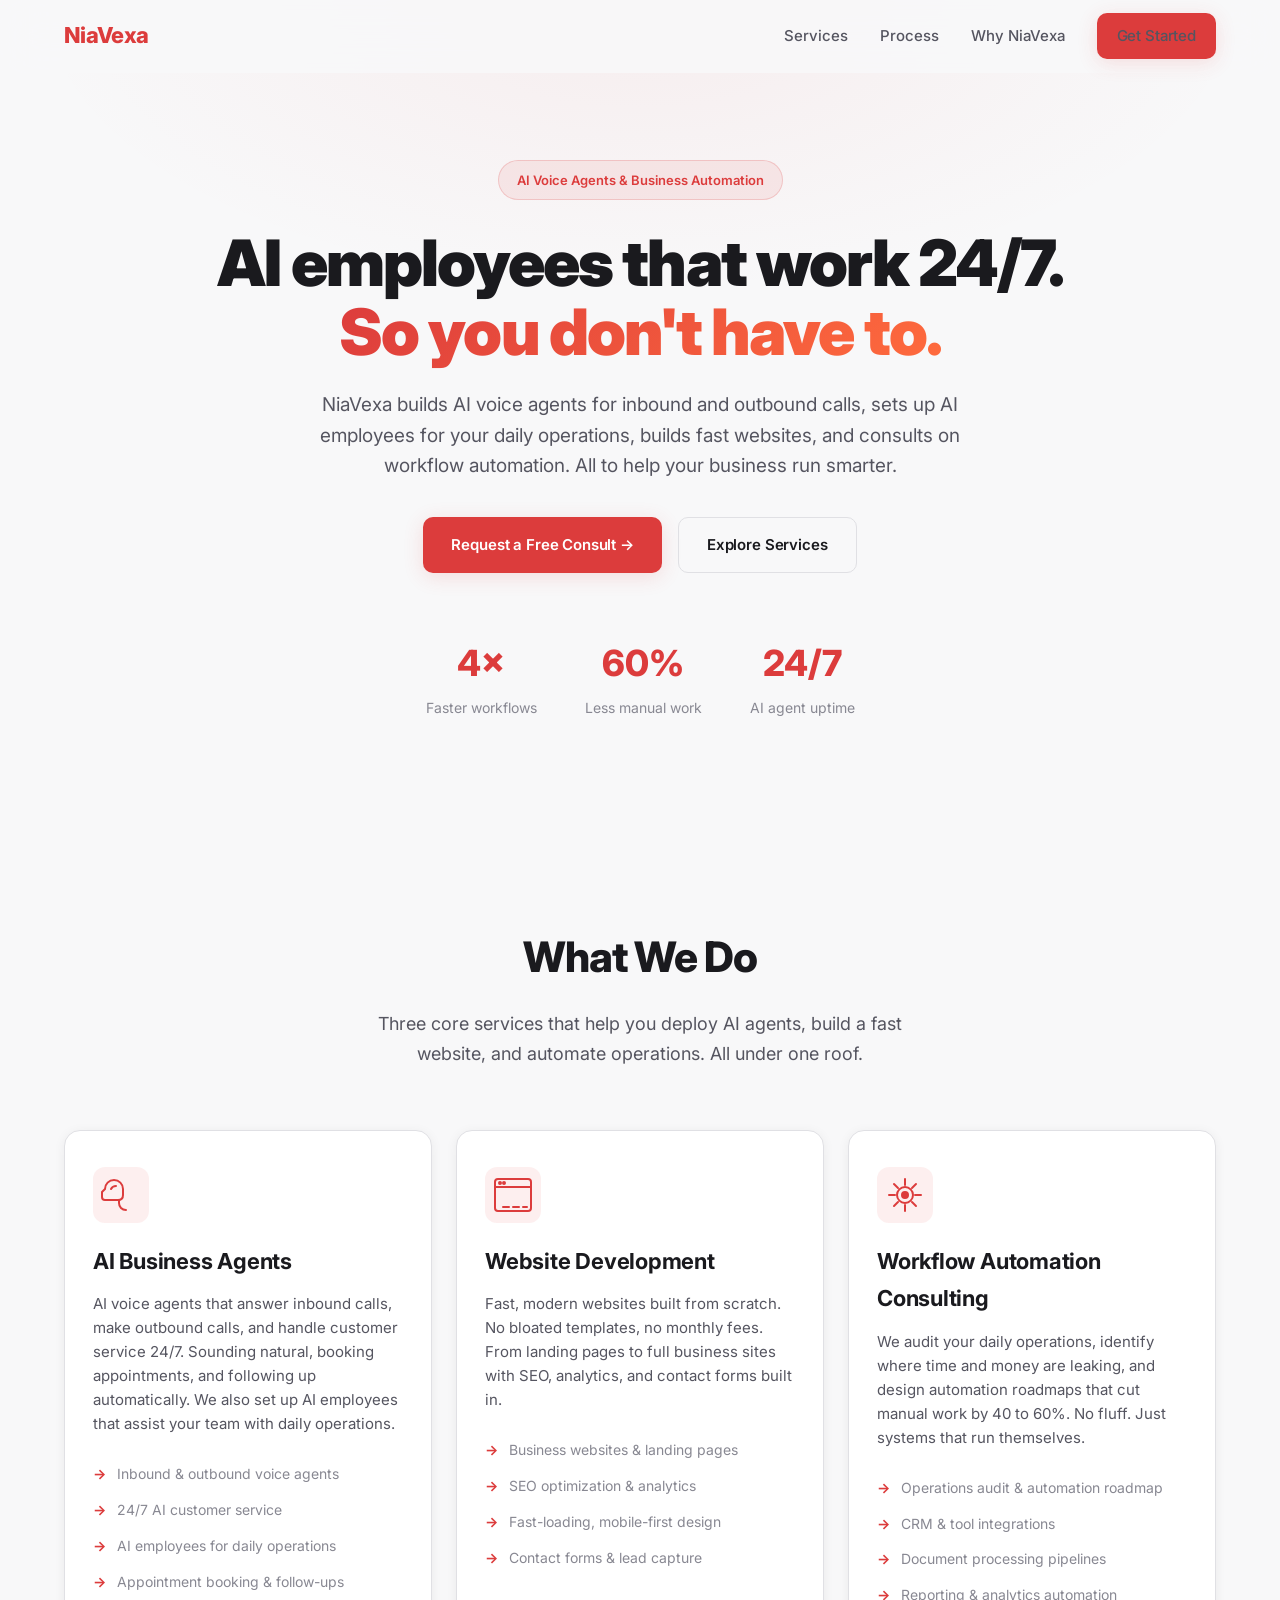
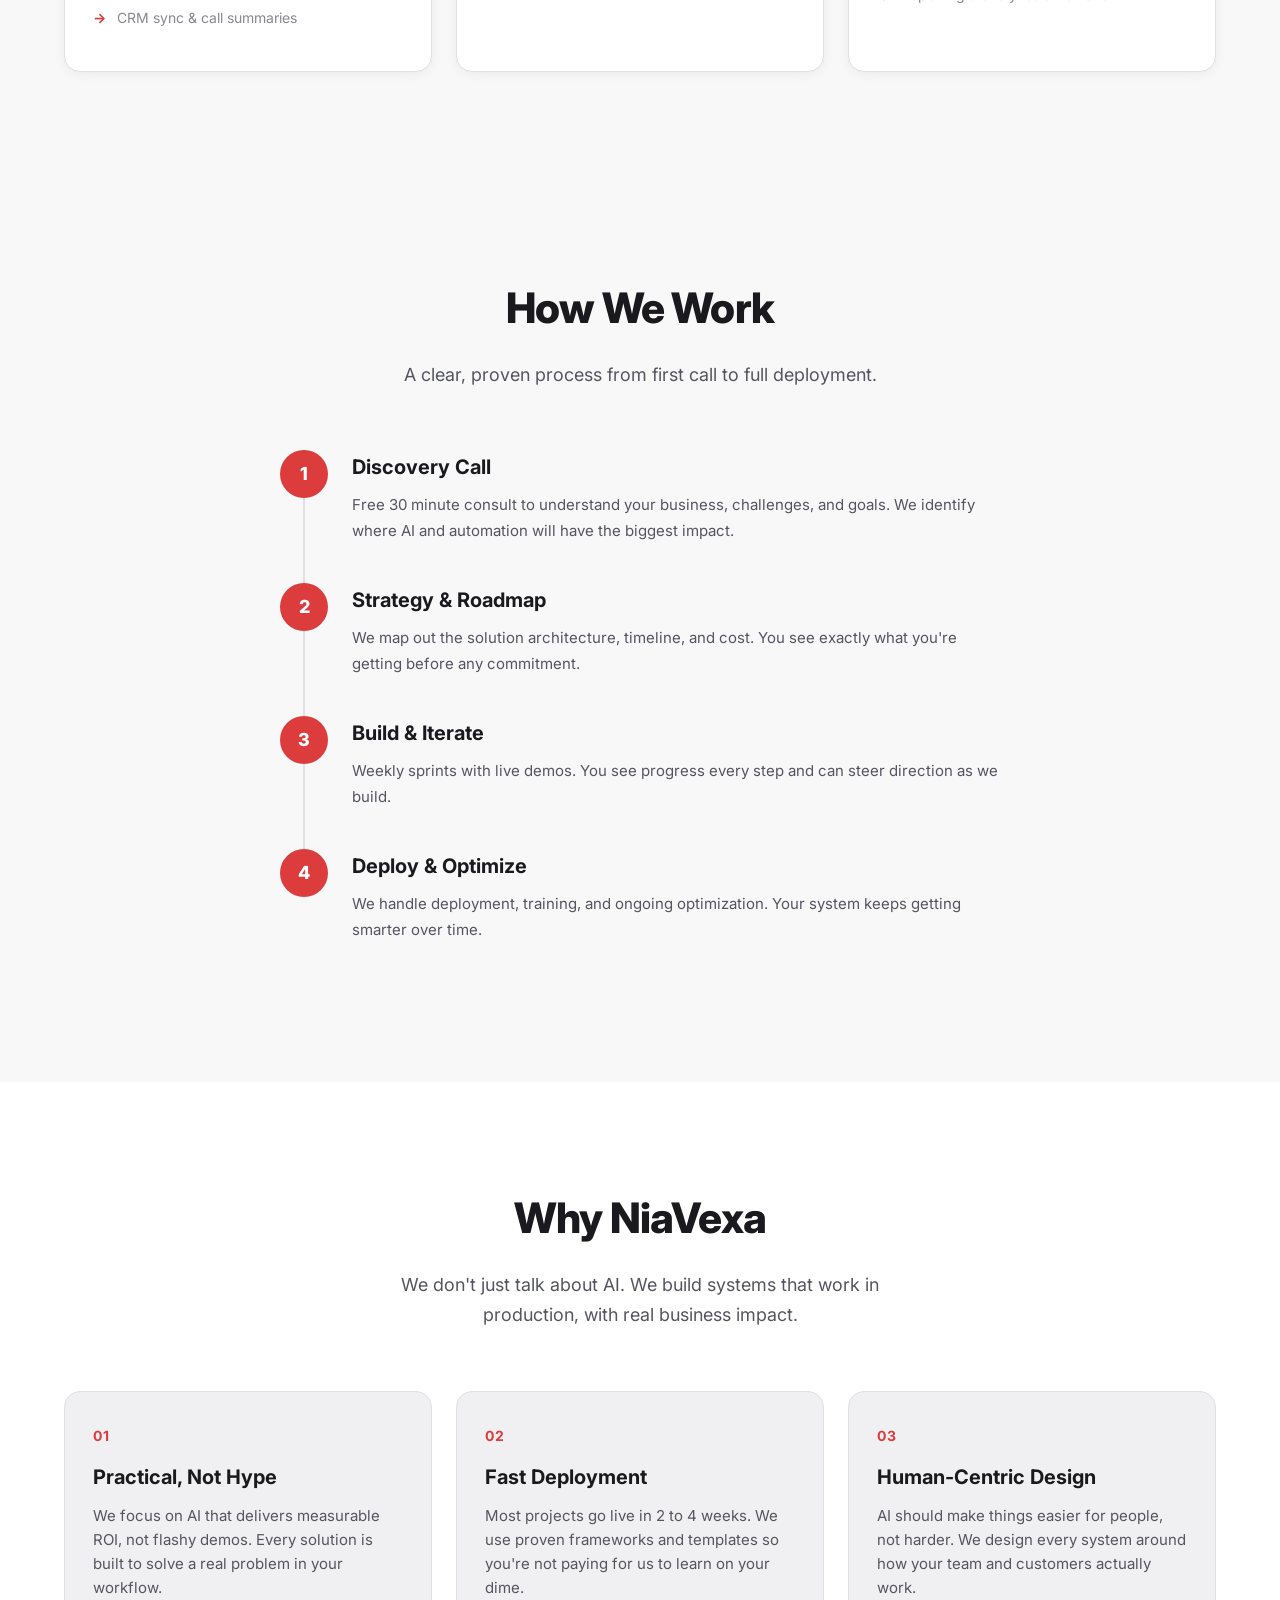
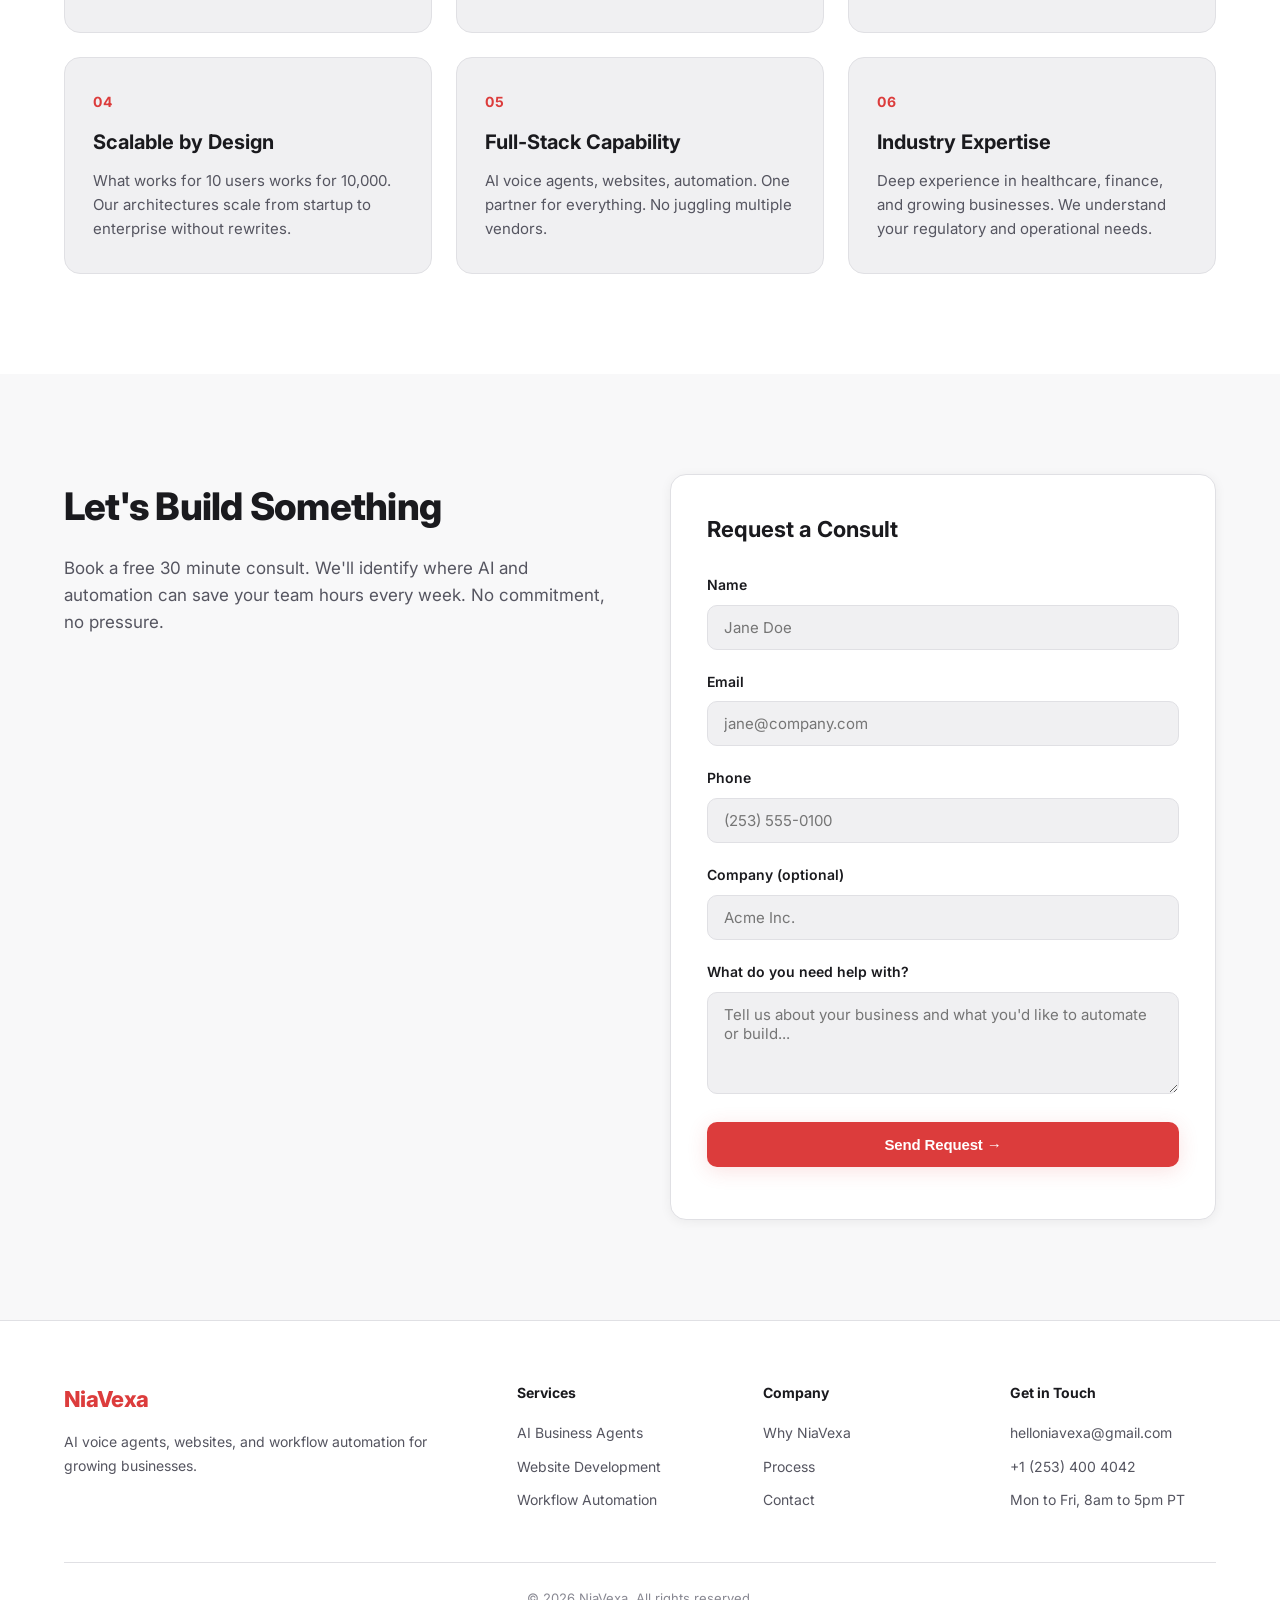
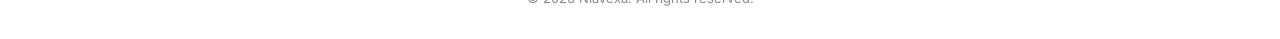
<file: index.html>
<!DOCTYPE html>
<html lang="en">
<head>
  <meta charset="UTF-8">
  <meta name="viewport" content="width=device-width, initial-scale=1.0">
  <title>NiaVexa | AI Agents, Automation & Development for Growing Businesses</title>
  <meta name="description" content="NiaVexa builds AI voice agents for inbound and outbound calls, sets up AI employees for daily operations, develops fast websites, and consults on workflow automation for growing businesses.">
  <meta name="keywords" content="AI voice agents, AI employees, inbound outbound calls, customer service AI, website development, workflow automation, business automation consulting">
  <meta property="og:title" content="NiaVexa | AI Agents, Automation & Development">
  <meta property="og:description" content="We build AI agents and automate operations so your team can focus on what matters.">
  <meta property="og:type" content="website">
  <meta property="og:url" content="https://niavexa.com">
  <link rel="canonical" href="https://niavexa.com">
  <link rel="preconnect" href="https://fonts.googleapis.com">
  <link rel="preconnect" href="https://fonts.gstatic.com" crossorigin>
  <link href="https://fonts.googleapis.com/css2?family=Inter:wght@400;500;600;700;800;900&display=swap" rel="stylesheet">
  <link rel="stylesheet" href="styles.css">
  <script type="application/ld+json">
  {
    "@context": "https://schema.org",
    "@type": "Organization",
    "name": "NiaVexa",
    "url": "https://niavexa.com",
    "email": "helloniavexa@gmail.com",
    "telephone": "+1-253-400-4042",
    "description": "AI agent solutions, business automation, and web & app development for growing businesses.",
    "areaServed": ["US", "Global"],
    "knowsAbout": ["AI Voice Agents", "AI Employees", "Customer Service Automation", "Website Development", "Workflow Automation"]
  }
  </script>
</head>
<body>
  <!-- Nav -->
  <nav id="nav">
    <div class="nav-container">
      <a href="/" class="logo">NiaVexa</a>
      <button class="nav-toggle" id="navToggle" aria-label="Toggle menu">
        <span></span><span></span><span></span>
      </button>
      <div class="nav-links" id="navLinks">
        <a href="#services">Services</a>
        <a href="#process">Process</a>
        <a href="#why">Why NiaVexa</a>
        <a href="#contact" class="btn btn-primary btn-sm">Get Started</a>
      </div>
    </div>
  </nav>

  <!-- Hero -->
  <header class="hero">
    <div class="container">
      <div class="hero-badge">AI Voice Agents & Business Automation</div>
      <h1>AI employees that work 24/7.<br><span class="gradient-text">So you don't have to.</span></h1>
      <p class="hero-subtitle">NiaVexa builds AI voice agents for inbound and outbound calls, sets up AI employees for your daily operations, builds fast websites, and consults on workflow automation. All to help your business run smarter.</p>
      <div class="hero-cta">
        <a href="#contact" class="btn btn-primary">Request a Free Consult →</a>
        <a href="#services" class="btn btn-outline">Explore Services</a>
      </div>
      <div class="hero-stats">
        <div class="stat"><strong>4×</strong><span>Faster workflows</span></div>
        <div class="stat"><strong>60%</strong><span>Less manual work</span></div>
        <div class="stat"><strong>24/7</strong><span>AI agent uptime</span></div>
      </div>
    </div>
    <div class="hero-wave"></div>
  </header>

  <!-- Services -->
  <section id="services" class="services">
    <div class="container">
      <div class="section-header">
        <h2>What We Do</h2>
        <p>Three core services that help you deploy AI agents, build a fast website, and automate operations. All under one roof.</p>
      </div>
      <div class="services-grid">
        <div class="service-card">
          <div class="service-icon">
            <svg width="48" height="48" viewBox="0 0 48 48" fill="none" stroke="currentColor" stroke-width="2" stroke-linecap="round" stroke-linejoin="round">
              <path d="M8 18c0-5 4-9 9-9s9 4 9 9v6c0 3-2 5-5 5H8c-2 0-3-1-3-3v-5z"/>
              <path d="M22 29v3c0 4 3 7 7 7"/>
              <path d="M14 18c1-2 3-3 5-3"/>
            </svg>
          </div>
          <h3>AI Business Agents</h3>
          <p>AI voice agents that answer inbound calls, make outbound calls, and handle customer service 24/7. Sounding natural, booking appointments, and following up automatically. We also set up AI employees that assist your team with daily operations.</p>
          <ul>
            <li>Inbound & outbound voice agents</li>
            <li>24/7 AI customer service</li>
            <li>AI employees for daily operations</li>
            <li>Appointment booking & follow-ups</li>
            <li>CRM sync & call summaries</li>
          </ul>
        </div>
        <div class="service-card">
          <div class="service-icon">
            <svg width="48" height="48" viewBox="0 0 48 48" fill="none" stroke="currentColor" stroke-width="2" stroke-linecap="round" stroke-linejoin="round">
              <rect x="6" y="8" width="36" height="32" rx="3"/>
              <path d="M6 16h36"/>
              <circle cx="11" cy="12" r="1" fill="currentColor"/>
              <circle cx="15" cy="12" r="1" fill="currentColor"/>
              <path d="M14 36h6"/>
              <path d="M24 36h6"/>
              <path d="M34 36h4"/>
            </svg>
          </div>
          <h3>Website Development</h3>
          <p>Fast, modern websites built from scratch. No bloated templates, no monthly fees. From landing pages to full business sites with SEO, analytics, and contact forms built in.</p>
          <ul>
            <li>Business websites & landing pages</li>
            <li>SEO optimization & analytics</li>
            <li>Fast-loading, mobile-first design</li>
            <li>Contact forms & lead capture</li>
          </ul>
        </div>
        <div class="service-card">
          <div class="service-icon">
            <svg width="48" height="48" viewBox="0 0 48 48" fill="none" stroke="currentColor" stroke-width="2" stroke-linecap="round" stroke-linejoin="round">
              <circle cx="24" cy="24" r="8"/>
              <circle cx="24" cy="24" r="3" fill="currentColor"/>
              <path d="M24 8v6"/>
              <path d="M24 34v6"/>
              <path d="M8 24h6"/>
              <path d="M34 24h6"/>
              <path d="M13 13l4 4"/>
              <path d="M31 31l4 4"/>
              <path d="M35 13l-4 4"/>
              <path d="M17 31l-4 4"/>
            </svg>
          </div>
          <h3>Workflow Automation Consulting</h3>
          <p>We audit your daily operations, identify where time and money are leaking, and design automation roadmaps that cut manual work by 40 to 60%. No fluff. Just systems that run themselves.</p>
          <ul>
            <li>Operations audit & automation roadmap</li>
            <li>CRM & tool integrations</li>
            <li>Document processing pipelines</li>
            <li>Reporting & analytics automation</li>
          </ul>
        </div>
      </div>
    </div>
  </section>

  <!-- Process -->
  <section id="process" class="process">
    <div class="container">
      <div class="section-header">
        <h2>How We Work</h2>
        <p>A clear, proven process from first call to full deployment.</p>
      </div>
      <div class="process-timeline">
        <div class="process-step">
          <div class="process-dot">1</div>
          <div class="process-content">
            <h3>Discovery Call</h3>
            <p>Free 30 minute consult to understand your business, challenges, and goals. We identify where AI and automation will have the biggest impact.</p>
          </div>
        </div>
        <div class="process-step">
          <div class="process-dot">2</div>
          <div class="process-content">
            <h3>Strategy & Roadmap</h3>
            <p>We map out the solution architecture, timeline, and cost. You see exactly what you're getting before any commitment.</p>
          </div>
        </div>
        <div class="process-step">
          <div class="process-dot">3</div>
          <div class="process-content">
            <h3>Build & Iterate</h3>
            <p>Weekly sprints with live demos. You see progress every step and can steer direction as we build.</p>
          </div>
        </div>
        <div class="process-step">
          <div class="process-dot">4</div>
          <div class="process-content">
            <h3>Deploy & Optimize</h3>
            <p>We handle deployment, training, and ongoing optimization. Your system keeps getting smarter over time.</p>
          </div>
        </div>
      </div>
    </div>
  </section>

  <!-- Why NiaVexa -->
  <section id="why" class="why">
    <div class="container">
      <div class="section-header">
        <h2>Why NiaVexa</h2>
        <p>We don't just talk about AI. We build systems that work in production, with real business impact.</p>
      </div>
      <div class="why-grid">
        <div class="why-card">
          <div class="why-number">01</div>
          <h3>Practical, Not Hype</h3>
          <p>We focus on AI that delivers measurable ROI, not flashy demos. Every solution is built to solve a real problem in your workflow.</p>
        </div>
        <div class="why-card">
          <div class="why-number">02</div>
          <h3>Fast Deployment</h3>
          <p>Most projects go live in 2 to 4 weeks. We use proven frameworks and templates so you're not paying for us to learn on your dime.</p>
        </div>
        <div class="why-card">
          <div class="why-number">03</div>
          <h3>Human-Centric Design</h3>
          <p>AI should make things easier for people, not harder. We design every system around how your team and customers actually work.</p>
        </div>
        <div class="why-card">
          <div class="why-number">04</div>
          <h3>Scalable by Design</h3>
          <p>What works for 10 users works for 10,000. Our architectures scale from startup to enterprise without rewrites.</p>
        </div>
        <div class="why-card">
          <div class="why-number">05</div>
          <h3>Full-Stack Capability</h3>
          <p>AI voice agents, websites, automation. One partner for everything. No juggling multiple vendors.</p>
        </div>
        <div class="why-card">
          <div class="why-number">06</div>
          <h3>Industry Expertise</h3>
          <p>Deep experience in healthcare, finance, and growing businesses. We understand your regulatory and operational needs.</p>
        </div>
      </div>
    </div>
  </section>

  <!-- Demos (hidden until demos are complete)
  <section id="demos" class="demos">
    <div class="container">
      <div class="section-header">
        <h2>See It In Action</h2>
        <p>Don't take our word for it. Try our AI agents live, or watch how we manage this entire website through WhatsApp.</p>
      </div>
      <div class="demos-grid">
        <div class="demo-card">
          <div class="demo-icon">
            <svg width="48" height="48" viewBox="0 0 48 48" fill="none" stroke="currentColor" stroke-width="2" stroke-linecap="round" stroke-linejoin="round">
              <path d="M24 4c-7 0-13 5-13 13v8c0 4 3 7 7 7h2l-1 6 6-6h6c4 0 7-3 7-7v-8c0-8-6-13-13-13z"/>
              <circle cx="18" cy="17" r="2" fill="currentColor"/>
              <circle cx="30" cy="17" r="2" fill="currentColor"/>
              <path d="M19 22h10"/>
            </svg>
          </div>
          <h3>AI Voice Agent Demo</h3>
          <p>Call our AI receptionist right now. It answers questions, books appointments, and handles real conversations just like a human would.</p>
          <div class="demo-cta">
            <a href="tel:+18777961799" class="btn btn-primary">Call +1 (877) 796-1799</a>
          </div>
          <p class="demo-note">Available 24/7. Try it now.</p>
        </div>
        <div class="demo-card">
          <div class="demo-icon">
            <svg width="48" height="48" viewBox="0 0 48 48" fill="none" stroke="currentColor" stroke-width="2" stroke-linecap="round" stroke-linejoin="round">
              <rect x="10" y="6" width="28" height="36" rx="3"/>
              <path d="M10 14h28"/>
              <circle cx="24" cy="34" r="3"/>
              <path d="M16 20h16"/>
              <path d="M16 25h12"/>
            </svg>
          </div>
          <h3>WhatsApp Agent Demo</h3>
          <p>We updated this entire website through WhatsApp. Reordered sections, added form fields, changed content, all from a phone chat.</p>
          <div class="demo-cta">
            <a href="#contact" class="btn btn-outline">See How We Did It</a>
          </div>
          <p class="demo-note">Video coming soon.</p>
        </div>
        <div class="demo-card">
          <div class="demo-icon">
            <svg width="48" height="48" viewBox="0 0 48 48" fill="none" stroke="currentColor" stroke-width="2" stroke-linecap="round" stroke-linejoin="round">
              <rect x="6" y="10" width="36" height="28" rx="3"/>
              <path d="M6 18h36"/>
              <path d="M14 26h10"/>
              <path d="M14 31h8"/>
              <path d="M28 26h8"/>
              <path d="M28 31h6"/>
              <circle cx="12" cy="14" r="1" fill="currentColor"/>
              <circle cx="16" cy="14" r="1" fill="currentColor"/>
            </svg>
          </div>
          <h3>More Demos Coming</h3>
          <p>We're constantly building new agent capabilities. Lead qualification, appointment scheduling, CRM integration, and more.</p>
          <div class="demo-cta">
            <a href="#contact" class="btn btn-outline">Request a Custom Demo</a>
          </div>
        </div>
      </div>
    </div>
  </section>
  -->

  <!-- FAQ (hidden for now, will be replaced with testimonial videos) -->
  <!--
  <section id="faq" class="faq">
    <div class="container">
      <div class="section-header">
        <h2>Frequently Asked Questions</h2>
        <p>Everything you need to know before getting started.</p>
      </div>
      <div class="faq-list">
        <details class="faq-item">
          <summary>How quickly can we get started?</summary>
          <p>Book a free consult today and we typically have a roadmap ready within 48 hours. Most projects launch within 2 to 4 weeks depending on scope.</p>
        </details>
        <details class="faq-item">
          <summary>How much does it cost?</summary>
          <p>Projects range from $3K for automation setups to $25K+ for full platform development. We scope to your budget and always show ROI before building.</p>
        </details>
        <details class="faq-item">
          <summary>Do you work with our existing systems?</summary>
          <p>Yes. We integrate with your existing CRM, phone system, databases, and tools. If it has an API, we can connect to it. If it doesn't, we'll find another way.</p>
        </details>
        <details class="faq-item">
          <summary>Is our data secure?</summary>
          <p>Absolutely. We follow HIPAA, SOC 2, and industry best practices. Your data is encrypted in transit and at rest, and we never train public models on your data.</p>
        </details>
        <details class="faq-item">
          <summary>What industries do you serve?</summary>
          <p>We help small and medium businesses across industries. If you have phone calls, repetitive work, or a website that needs rebuilding, we can help.</p>
        </details>
        <details class="faq-item">
          <summary>What happens after launch?</summary>
          <p>We offer ongoing support and optimization plans. Your AI systems get regular updates as models improve and your business evolves.</p>
        </details>
      </div>
    </div>
  </section>
  -->

  <!-- Contact -->
  <section id="contact" class="contact">
    <div class="container">
      <div class="contact-grid">
        <div class="contact-info">
          <h2>Let's Build Something</h2>
          <p>Book a free 30 minute consult. We'll identify where AI and automation can save your team hours every week. No commitment, no pressure.</p>
        </div>
        <form class="contact-form" id="contactForm">
          <h3>Request a Consult</h3>
          <div class="form-group">
            <label for="name">Name</label>
            <input type="text" id="name" name="name" required placeholder="Jane Doe">
          </div>
          <div class="form-group">
            <label for="email">Email</label>
            <input type="email" id="email" name="email" required placeholder="jane@company.com">
          </div>
          <div class="form-group">
            <label for="phone">Phone</label>
            <input type="tel" id="phone" name="phone" required placeholder="(253) 555-0100">
          </div>
          <div class="form-group">
            <label for="company">Company (optional)</label>
            <input type="text" id="company" name="company" placeholder="Acme Inc.">
          </div>
          <div class="form-group">
            <label for="message">What do you need help with?</label>
            <textarea id="message" name="message" rows="4" required placeholder="Tell us about your business and what you'd like to automate or build..."></textarea>
          </div>
          <button type="submit" class="btn btn-primary btn-full">Send Request →</button>
          <p class="form-note" id="formNote"></p>
        </form>
      </div>
    </div>
  </section>

  <!-- Footer -->
  <footer class="footer">
    <div class="container">
      <div class="footer-grid">
        <div class="footer-brand">
          <a href="/" class="logo">NiaVexa</a>
          <p>AI voice agents, websites, and workflow automation for growing businesses.</p>
        </div>
        <div class="footer-links">
          <h4>Services</h4>
          <a href="#services">AI Business Agents</a>
          <a href="#services">Website Development</a>
          <a href="#services">Workflow Automation</a>
        </div>
        <div class="footer-links">
          <h4>Company</h4>
          <a href="#why">Why NiaVexa</a>
          <a href="#process">Process</a>
          <a href="#contact">Contact</a>
        </div>
        <div class="footer-links">
          <h4>Get in Touch</h4>
          <a href="mailto:helloniavexa@gmail.com">helloniavexa@gmail.com</a>
          <a href="tel:+12534004042">+1 (253) 400 4042</a>
          <span>Mon to Fri, 8am to 5pm PT</span>
        </div>
      </div>
      <div class="footer-bottom">
        <p>&copy; <span id="year">2026</span> NiaVexa. All rights reserved.</p>
      </div>
    </div>
  </footer>

  <script src="main.js"></script>
</body>
</html>
</file>
<file: styles.css>
/* ===== Reset & Base ===== */
*, *::before, *::after { box-sizing: border-box; margin: 0; padding: 0; }
:root {
  --bg: #f8f8f9;
  --bg-card: #ffffff;
  --bg-elevated: #f0f0f2;
  --text: #1a1a1e;
  --text-muted: #555560;
  --text-dim: #888892;
  --accent: #dc3c3c;
  --accent-light: #f03c3c;
  --accent-dark: #b42828;
  --accent-glow: rgba(220, 60, 60, 0.15);
  --accent2: #ff6b3d;
  --border: #e0e0e4;
  --radius: 16px;
  --radius-sm: 10px;
  --max-width: 1200px;
  --transition: 0.3s cubic-bezier(0.4, 0, 0.2, 1);
  --shadow: 0 2px 12px rgba(0, 0, 0, 0.06);
  --shadow-lg: 0 8px 30px rgba(0, 0, 0, 0.08);
}
html { scroll-behavior: smooth; scroll-padding-top: 80px; }
body {
  font-family: 'Inter', -apple-system, BlinkMacSystemFont, sans-serif;
  background: var(--bg);
  color: var(--text);
  line-height: 1.7;
  -webkit-font-smoothing: antialiased;
  overflow-x: hidden;
}
.container { max-width: var(--max-width); margin: 0 auto; padding: 0 24px; }
a { color: inherit; text-decoration: none; transition: color var(--transition); }
a:hover { color: var(--accent); }
.gradient-text {
  background: linear-gradient(135deg, var(--accent) 0%, var(--accent2) 100%);
  -webkit-background-clip: text;
  -webkit-text-fill-color: transparent;
  background-clip: text;
}

/* ===== Buttons ===== */
.btn {
  display: inline-flex; align-items: center; justify-content: center;
  padding: 14px 28px; border-radius: var(--radius-sm);
  font-weight: 600; font-size: 15px; cursor: pointer;
  border: none; transition: all var(--transition); text-decoration: none;
  letter-spacing: -0.01em;
}
.btn-primary {
  background: var(--accent); color: #fff;
  box-shadow: 0 4px 20px var(--accent-glow);
}
.btn-primary:hover { background: var(--accent-dark); transform: translateY(-2px); box-shadow: 0 6px 24px var(--accent-glow); color: #fff; }
.btn-outline { background: transparent; color: var(--text); border: 1.5px solid var(--border); }
.btn-outline:hover { border-color: var(--accent); color: var(--accent); }
.btn-sm { padding: 10px 20px; font-size: 14px; }
.btn-full { width: 100%; }

/* ===== Nav ===== */
#nav {
  position: fixed; top: 0; left: 0; right: 0; z-index: 100;
  background: rgba(248, 248, 249, 0.85); backdrop-filter: blur(20px);
  border-bottom: 1px solid transparent; transition: border-color var(--transition);
}
#nav.scrolled { border-bottom-color: var(--border); }
.nav-container { max-width: var(--max-width); margin: 0 auto; padding: 0 24px; height: 72px; display: flex; align-items: center; justify-content: space-between; }
.logo { font-weight: 800; font-size: 22px; letter-spacing: -0.03em; color: var(--accent); }
.nav-links { display: flex; align-items: center; gap: 32px; }
.nav-links a { font-size: 15px; font-weight: 500; color: var(--text-muted); }
.nav-links a:hover { color: var(--accent); }
.nav-toggle { display: none; flex-direction: column; gap: 4px; background: none; border: none; cursor: pointer; padding: 8px; }
.nav-toggle span { width: 24px; height: 2px; background: var(--text); border-radius: 2px; transition: var(--transition); }

/* ===== Hero ===== */
.hero {
  position: relative; padding: 160px 0 100px; text-align: center;
  background: radial-gradient(ellipse 80% 60% at 50% 0%, rgba(220, 60, 60, 0.06) 0%, transparent 60%);
}
.hero-badge {
  display: inline-block; padding: 8px 18px; border-radius: 100px;
  background: rgba(220, 60, 60, 0.08); color: var(--accent);
  font-size: 13px; font-weight: 600; margin-bottom: 28px;
  border: 1px solid rgba(220, 60, 60, 0.2);
}
.hero h1 { font-size: clamp(36px, 6vw, 64px); font-weight: 900; line-height: 1.08; letter-spacing: -0.03em; margin-bottom: 24px; }
.hero-subtitle { font-size: 19px; color: var(--text-muted); max-width: 640px; margin: 0 auto 36px; line-height: 1.6; }
.hero-cta { display: flex; gap: 16px; justify-content: center; flex-wrap: wrap; margin-bottom: 60px; }
.hero-stats { display: flex; gap: 48px; justify-content: center; flex-wrap: wrap; }
.stat { text-align: center; }
.stat strong { display: block; font-size: 36px; font-weight: 800; color: var(--accent); }
.stat span { font-size: 14px; color: var(--text-dim); }

/* ===== Section Header ===== */
.section-header { text-align: center; margin-bottom: 60px; }
.section-header h2 { font-size: clamp(28px, 4vw, 42px); font-weight: 800; letter-spacing: -0.02em; margin-bottom: 16px; }
.section-header p { font-size: 18px; color: var(--text-muted); max-width: 560px; margin: 0 auto; }

/* ===== Services ===== */
.services { padding: 100px 0; }
.services-grid { display: grid; grid-template-columns: repeat(auto-fit, minmax(280px, 1fr)); gap: 24px; }
.service-card {
  background: var(--bg-card); border-radius: var(--radius); padding: 36px 28px;
  border: 1px solid var(--border); transition: all var(--transition); box-shadow: var(--shadow);
}
.service-card:hover { border-color: var(--accent); transform: translateY(-4px); box-shadow: var(--shadow-lg); }
.service-icon { margin-bottom: 20px; color: var(--accent); display: flex; align-items: center; justify-content: center; width: 56px; height: 56px; border-radius: 12px; background: rgba(220, 60, 60, 0.08); }
.service-card h3 { font-size: 22px; font-weight: 700; margin-bottom: 12px; letter-spacing: -0.01em; }
.service-card p { color: var(--text-muted); font-size: 15px; margin-bottom: 20px; line-height: 1.6; }
.service-card ul { list-style: none; }
.service-card li { padding: 6px 0; color: var(--text-dim); font-size: 14px; padding-left: 24px; position: relative; }
.service-card li::before { content: "→"; position: absolute; left: 0; color: var(--accent); font-weight: 700; }

/* ===== Why ===== */
.why { padding: 100px 0; background: var(--bg-card); }
.why-grid { display: grid; grid-template-columns: repeat(auto-fit, minmax(320px, 1fr)); gap: 24px; }
.why-card {
  background: var(--bg-elevated); border-radius: var(--radius); padding: 32px 28px;
  border: 1px solid var(--border); transition: all var(--transition);
}
.why-card:hover { border-color: var(--accent); }
.why-number { font-size: 14px; font-weight: 700; color: var(--accent); margin-bottom: 12px; letter-spacing: 0.05em; }
.why-card h3 { font-size: 20px; font-weight: 700; margin-bottom: 10px; }
.why-card p { color: var(--text-muted); font-size: 15px; line-height: 1.6; }

/* ===== Process ===== */
.process { padding: 100px 0; }
.process-timeline { max-width: 720px; margin: 0 auto; }
.process-step { display: flex; gap: 24px; padding-bottom: 40px; position: relative; }
.process-step:not(:last-child)::before { content: ""; position: absolute; left: 23px; top: 48px; bottom: 0; width: 2px; background: var(--border); }
.process-dot {
  flex-shrink: 0; width: 48px; height: 48px; border-radius: 50%;
  background: var(--accent); color: #fff; display: flex; align-items: center; justify-content: center;
  font-weight: 800; font-size: 18px; z-index: 1;
}
.process-content h3 { font-size: 20px; font-weight: 700; margin-bottom: 8px; }
.process-content p { color: var(--text-muted); font-size: 15px; }

/* ===== FAQ ===== */
.faq { padding: 100px 0; background: var(--bg-card); }
.faq-list { max-width: 760px; margin: 0 auto; display: flex; flex-direction: column; gap: 12px; }
.faq-item {
  background: var(--bg-elevated); border: 1px solid var(--border); border-radius: var(--radius-sm);
  overflow: hidden; transition: border-color var(--transition);
}
.faq-item[open] { border-color: var(--accent); }
.faq-item summary {
  padding: 20px 24px; font-weight: 600; font-size: 16px; cursor: pointer; list-style: none;
  display: flex; justify-content: space-between; align-items: center;
}
.faq-item summary::after { content: "+"; font-size: 22px; color: var(--accent); font-weight: 400; transition: transform var(--transition); }
.faq-item[open] summary::after { transform: rotate(45deg); }
.faq-item summary::-webkit-details-marker { display: none; }
.faq-item p { padding: 0 24px 20px; color: var(--text-muted); font-size: 15px; line-height: 1.7; }

/* ===== Demos ===== */
.demos { padding: 100px 0; }
.demos-grid { display: grid; grid-template-columns: repeat(auto-fit, minmax(300px, 1fr)); gap: 24px; }
.demo-card {
  background: var(--bg-card); border-radius: var(--radius); padding: 36px 28px;
  border: 1px solid var(--border); transition: all var(--transition); box-shadow: var(--shadow);
  display: flex; flex-direction: column; align-items: center; text-align: center;
}
.demo-card:hover { border-color: var(--accent); transform: translateY(-4px); box-shadow: var(--shadow-lg); }
.demo-icon { margin-bottom: 20px; color: var(--accent); display: flex; align-items: center; justify-content: center; width: 56px; height: 56px; border-radius: 12px; background: rgba(220, 60, 60, 0.08); }
.demo-card h3 { font-size: 20px; font-weight: 700; margin-bottom: 12px; }
.demo-card p { color: var(--text-muted); font-size: 15px; margin-bottom: 20px; line-height: 1.6; }
.demo-cta { margin-bottom: 12px; }
.demo-note { color: var(--text-dim); font-size: 13px; }

/* ===== Contact ===== */
.contact { padding: 100px 0; }
.contact-grid { display: grid; grid-template-columns: 1fr 1fr; gap: 60px; align-items: start; }
.contact-info h2 { font-size: clamp(28px, 4vw, 38px); font-weight: 800; margin-bottom: 16px; letter-spacing: -0.02em; }
.contact-info p { color: var(--text-muted); font-size: 17px; margin-bottom: 36px; line-height: 1.6; }
.contact-methods { display: flex; flex-direction: column; gap: 20px; }
.contact-method { display: flex; gap: 16px; align-items: center; padding: 20px; background: var(--bg-card); border-radius: var(--radius-sm); border: 1px solid var(--border); transition: all var(--transition); box-shadow: var(--shadow); }
.contact-method:hover { border-color: var(--accent); }
.contact-icon { font-size: 24px; }
.contact-method strong { display: block; font-size: 15px; }
.contact-method span { color: var(--text-muted); font-size: 14px; }
.contact-method small { color: var(--text-dim); font-size: 12px; }
.contact-form {
  background: var(--bg-card); border-radius: var(--radius); padding: 36px;
  border: 1px solid var(--border); box-shadow: var(--shadow);
}
.contact-form h3 { font-size: 22px; font-weight: 700; margin-bottom: 24px; }
.form-group { margin-bottom: 20px; }
.form-group label { display: block; font-size: 14px; font-weight: 600; margin-bottom: 8px; color: var(--text); }
.form-group input, .form-group textarea {
  width: 100%; padding: 12px 16px; border-radius: var(--radius-sm);
  background: var(--bg-elevated); border: 1px solid var(--border); color: var(--text);
  font-family: inherit; font-size: 15px; transition: border-color var(--transition);
}
.form-group input:focus, .form-group textarea:focus { outline: none; border-color: var(--accent); }
.form-group textarea { resize: vertical; }
.form-note { margin-top: 16px; font-size: 14px; text-align: center; color: var(--accent); }

/* ===== Footer ===== */
.footer { background: var(--bg-card); padding: 60px 0 30px; border-top: 1px solid var(--border); }
.footer-grid { display: grid; grid-template-columns: 2fr 1fr 1fr 1fr; gap: 40px; margin-bottom: 40px; }
.footer-brand p { color: var(--text-muted); font-size: 14px; margin-top: 12px; }
.footer-links h4 { font-size: 14px; font-weight: 700; margin-bottom: 16px; }
.footer-links a, .footer-links span { display: block; font-size: 14px; color: var(--text-muted); margin-bottom: 10px; }
.footer-links a:hover { color: var(--accent); }
.footer-bottom { border-top: 1px solid var(--border); padding-top: 24px; text-align: center; }
.footer-bottom p { color: var(--text-dim); font-size: 13px; }

/* ===== Responsive ===== */
@media (max-width: 768px) {
  .nav-links { display: none; position: absolute; top: 72px; left: 0; right: 0; background: var(--bg); flex-direction: column; padding: 24px; gap: 20px; border-bottom: 1px solid var(--border); }
  .nav-links.open { display: flex; }
  .nav-toggle { display: flex; }
  .hero { padding: 120px 0 60px; }
  .hero-stats { gap: 24px; }
  .stat strong { font-size: 28px; }
  .contact-grid { grid-template-columns: 1fr; gap: 40px; }
  .footer-grid { grid-template-columns: 1fr 1fr; }
  .footer-brand { grid-column: 1 / -1; }
}
@media (max-width: 480px) {
  .footer-grid { grid-template-columns: 1fr; }
}
</file>
